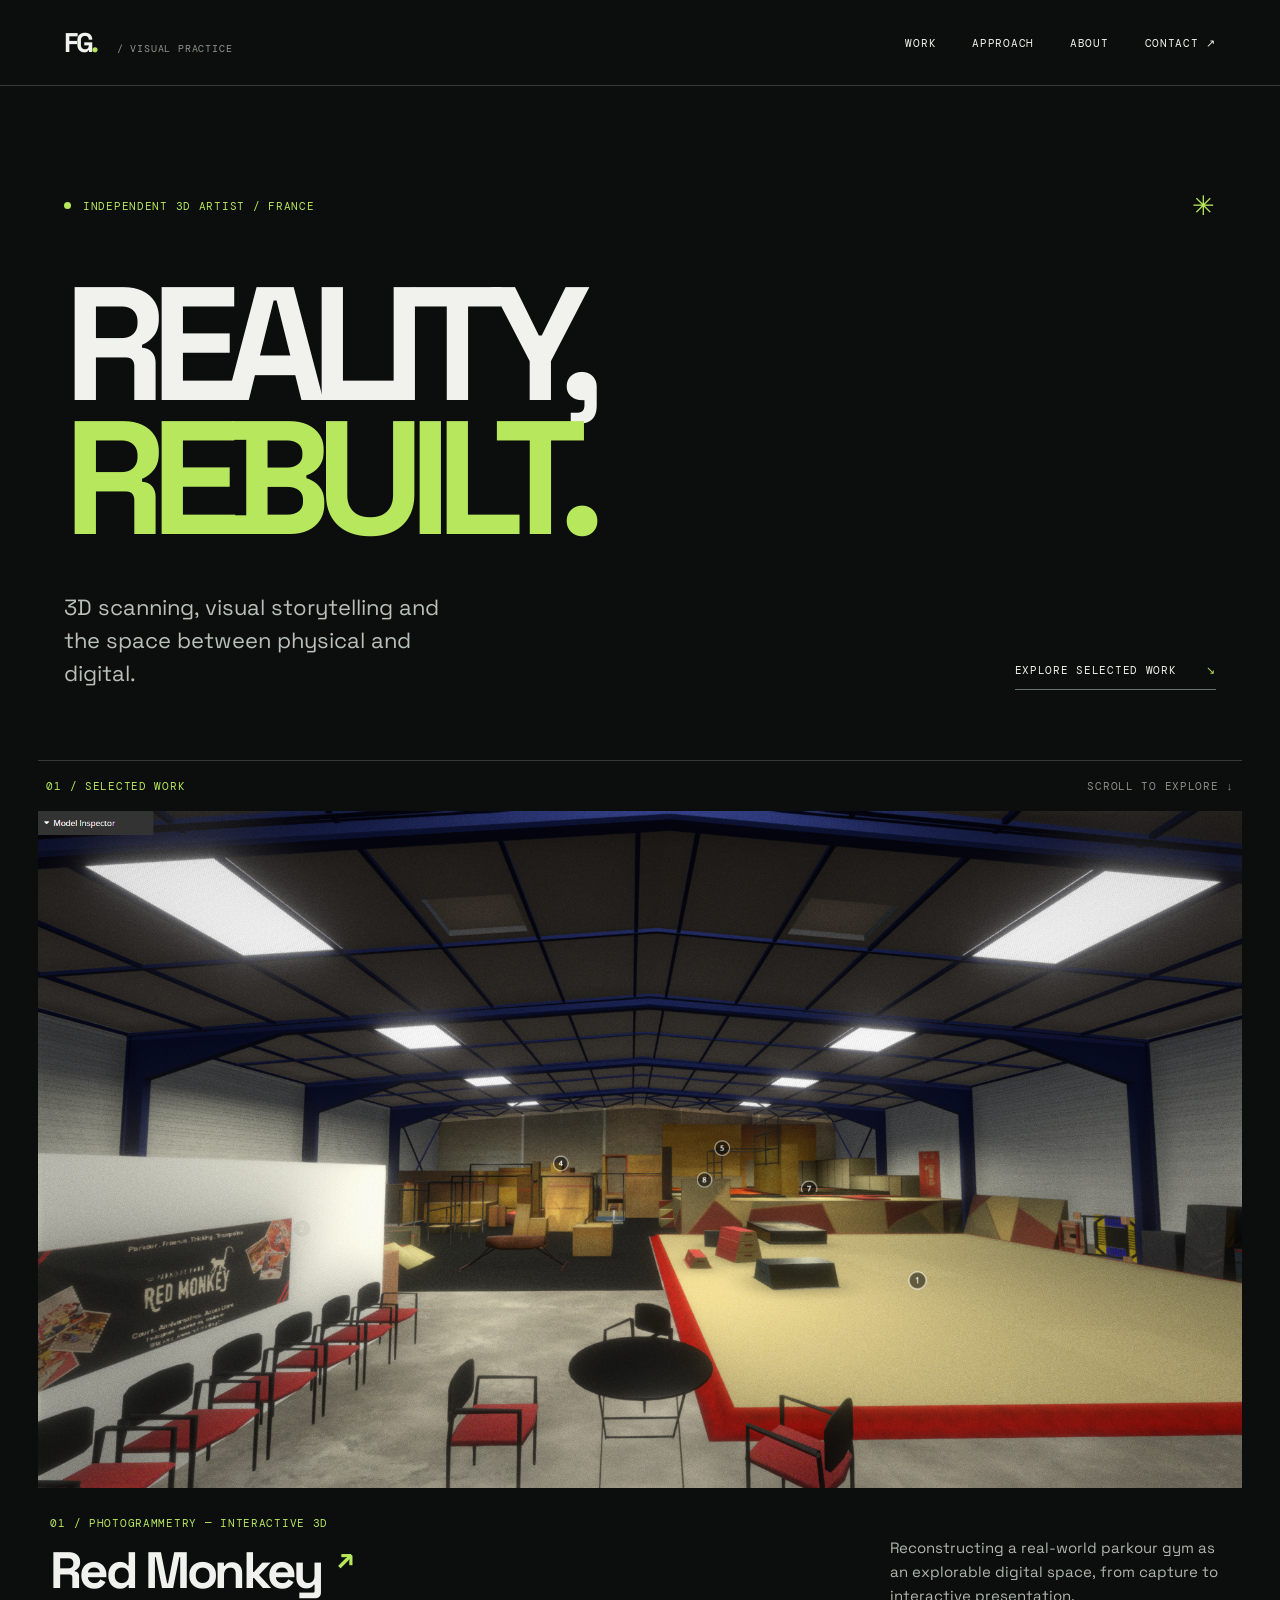
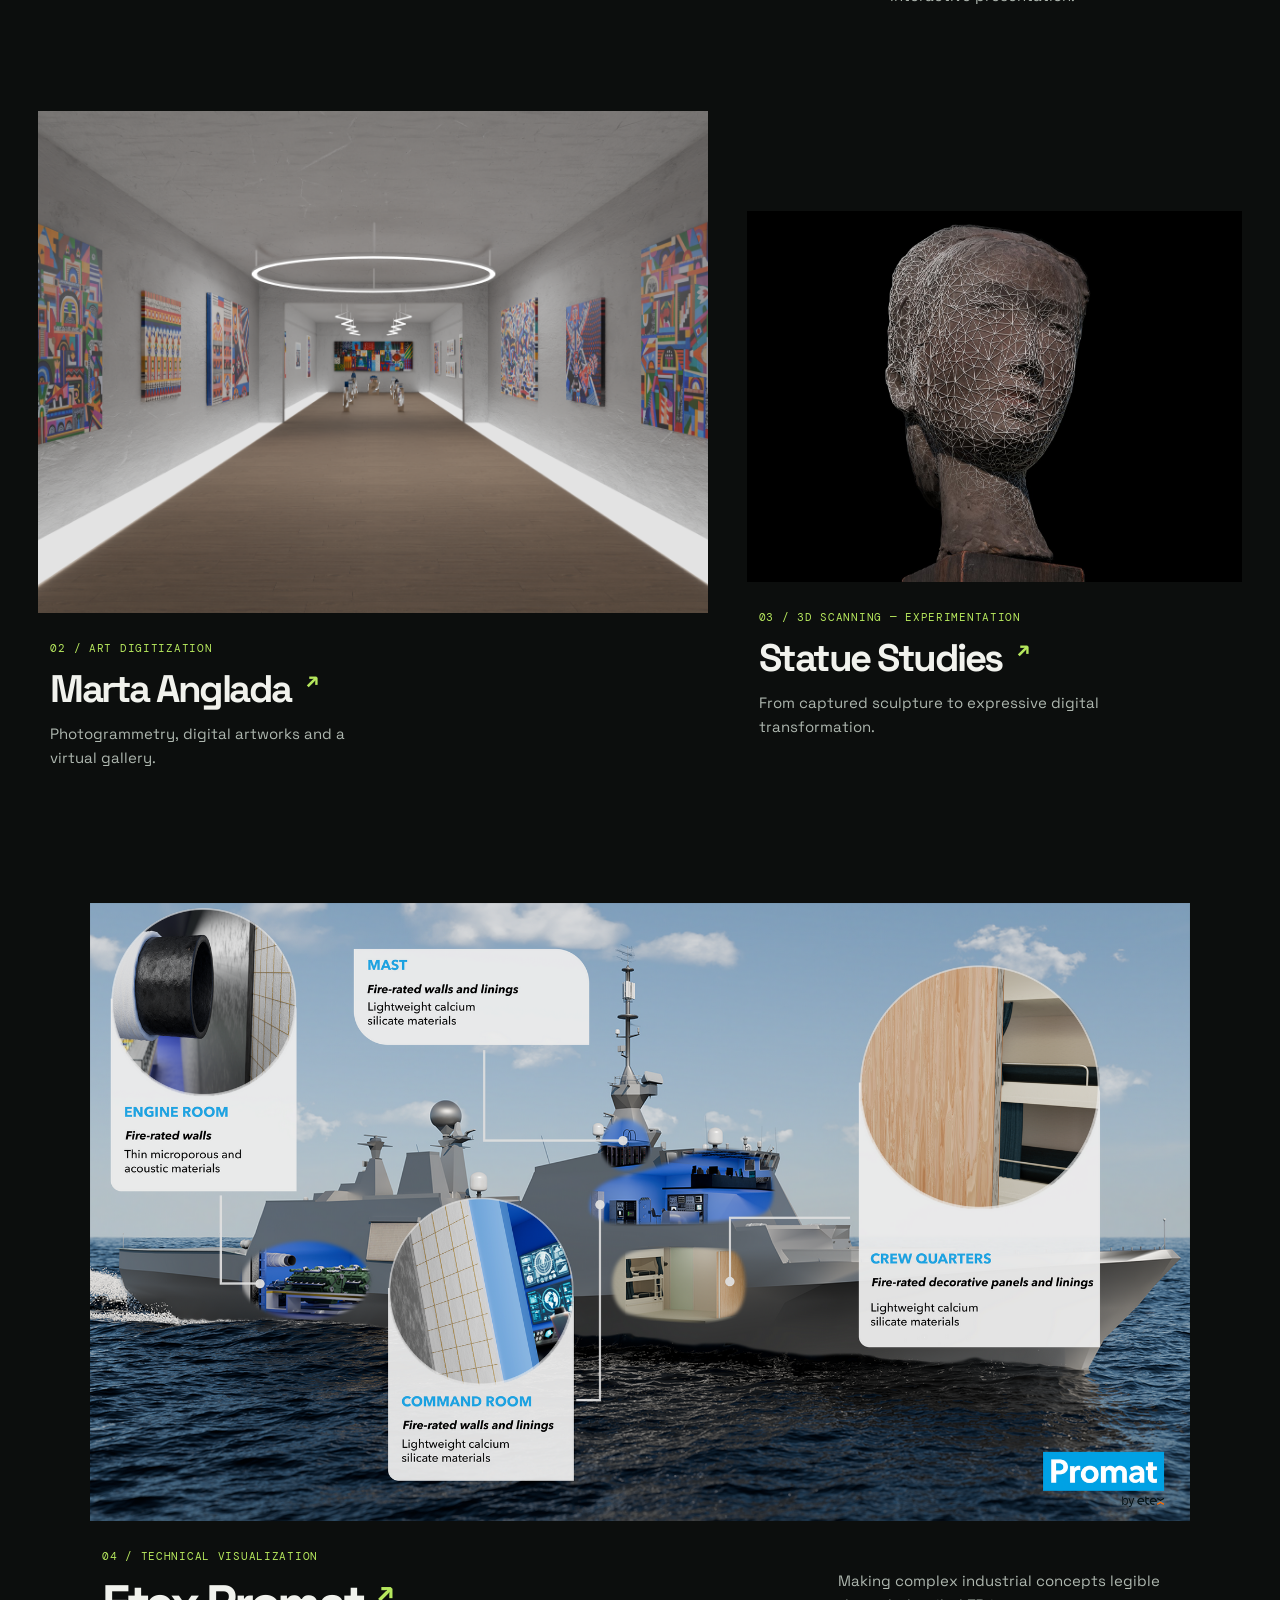
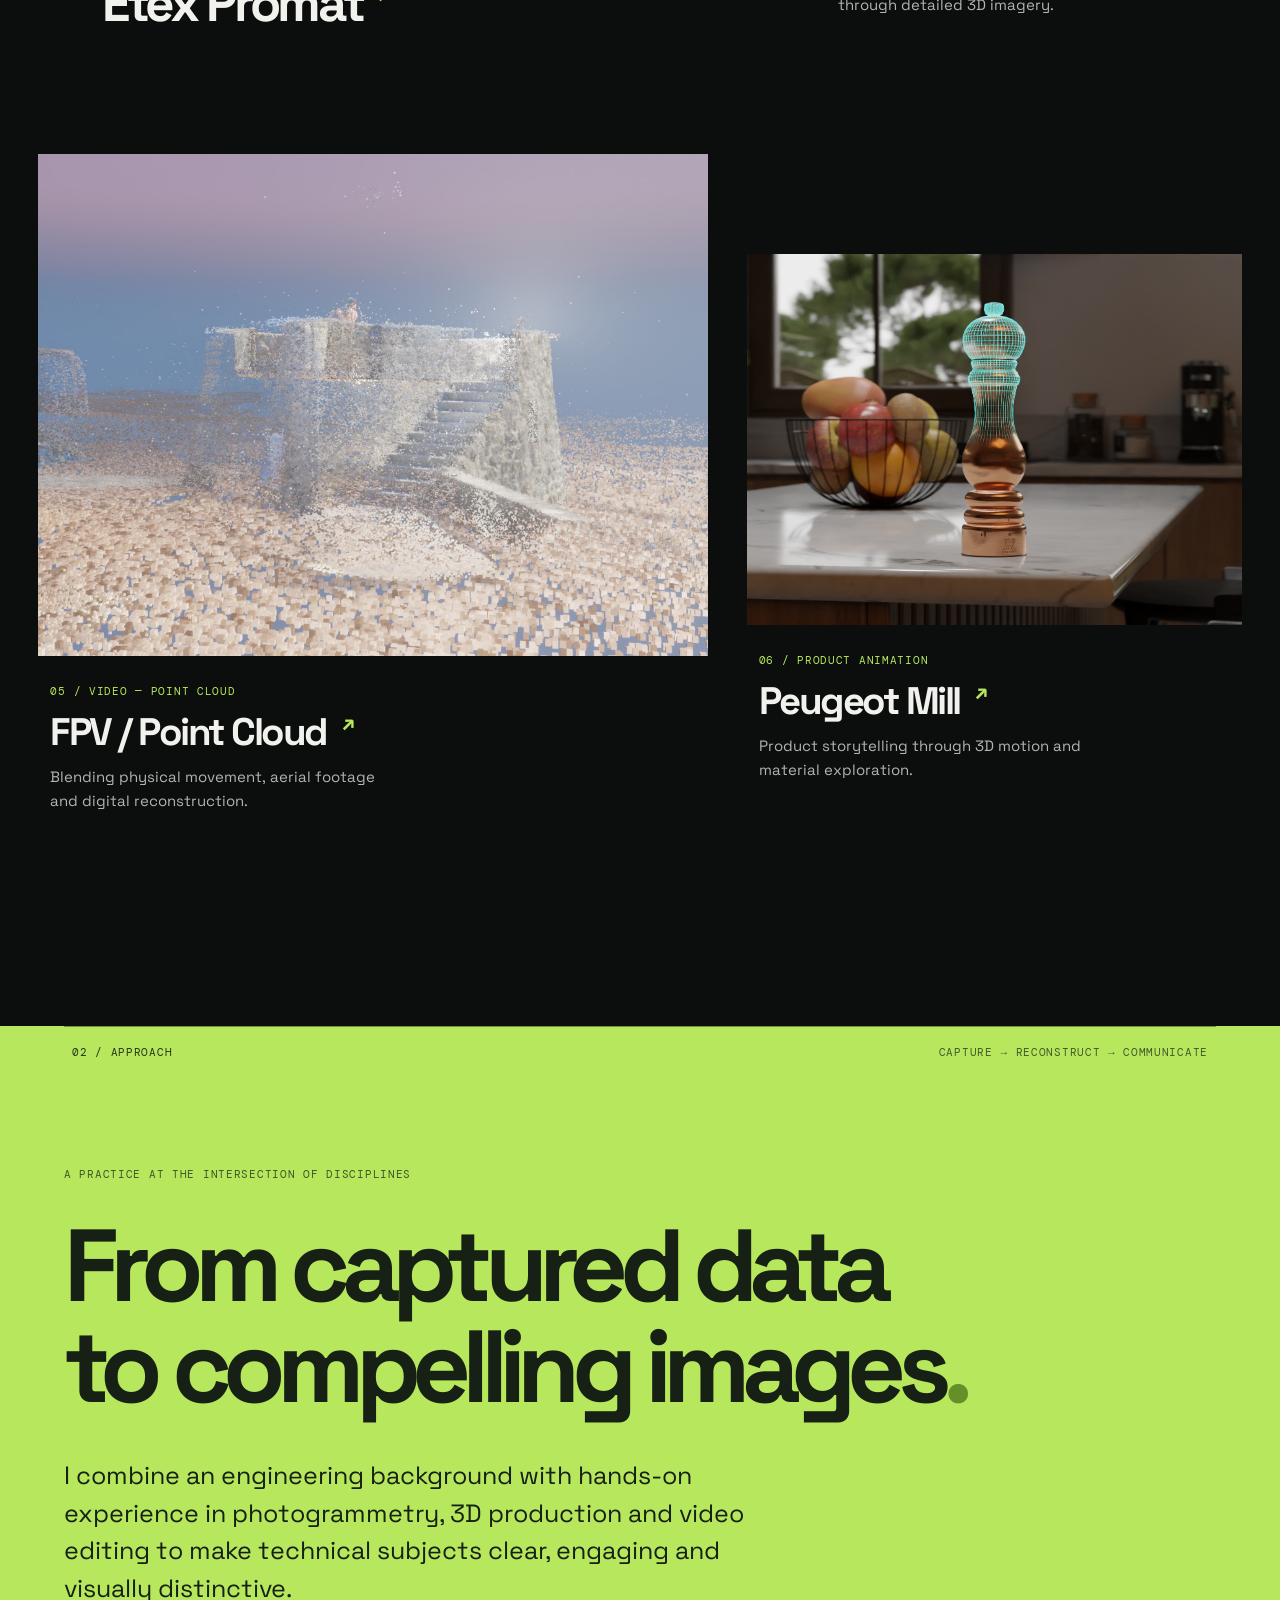
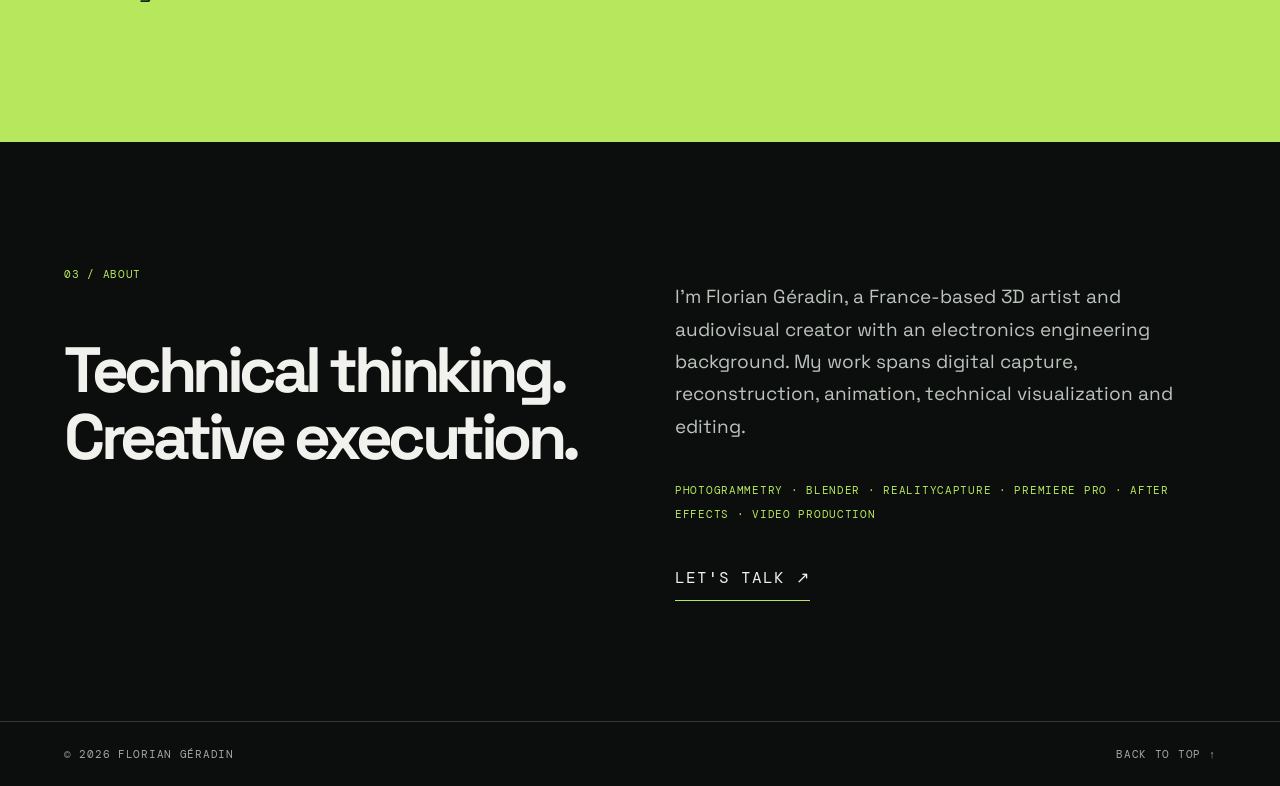
<file: index.html>
<!doctype html>
<html lang="en"><head><meta charset="utf-8"><meta name="viewport" content="width=device-width,initial-scale=1"><meta name="theme-color" content="#0c0e0d"><meta name="description" content="Florian Géradin — 3D scanning, digital reconstruction and visual storytelling."><title>Florian Géradin — Reality, Rebuilt.</title><link rel="stylesheet" href="css/style.css"></head>
<body><header class="site-header"><a class="brand" href="#top" aria-label="Florian Géradin home">FG<span>.</span><small>/ VISUAL PRACTICE</small></a><nav aria-label="Main navigation"><a href="#work">WORK</a><a href="#approach">APPROACH</a><a href="#about">ABOUT</a><a href="mailto:contact@floriangeradin.fr">CONTACT ↗</a></nav><button class="menu-toggle" aria-label="Toggle navigation" aria-expanded="false">MENU +</button></header>
<main id="top"><section class="hero"><div class="eyebrow"><span class="accent-dot"></span> INDEPENDENT 3D ARTIST / FRANCE <span class="hero-mark">✳</span></div><h1>REALITY,<br><em>REBUILT.</em></h1><div class="hero-bottom"><p>3D scanning, visual storytelling and the space between physical and digital.</p><a class="text-link" href="#work">EXPLORE SELECTED WORK <span>↘</span></a></div></section>
<section class="work" id="work"><div class="section-heading"><span>01 / SELECTED WORK</span><span>SCROLL TO EXPLORE ↓</span></div>
<article class="project project-feature"><a class="project-image" href="projects/red-monkey.html"><img src="assets/images/red-monkey/Red%20Monkey%20-%20Sketchfab%20viewer%20screenshot%201.png" alt="Photogrammetry reconstruction of the Red Monkey parkour gym"></a><div class="project-caption"><div><span class="project-index">01 / PHOTOGRAMMETRY — INTERACTIVE 3D</span><h2><a href="projects/red-monkey.html">Red Monkey<span class="arrow">↗</span></a></h2></div><p>Reconstructing a real-world parkour gym as an explorable digital space, from capture to interactive presentation.</p></div></article>
<div class="project-grid"><article class="project"><a class="project-image" href="projects/marta-anglada.html"><img loading="lazy" src="assets/images/marta-anglada/Marta%20Anglada%20-%20gallery%20test%206.png" alt="Virtual gallery of digitized ceramics"></a><div class="project-caption"><div><span class="project-index">02 / ART DIGITIZATION</span><h2><a href="projects/marta-anglada.html">Marta Anglada<span class="arrow">↗</span></a></h2></div><p>Photogrammetry, digital artworks and a virtual gallery.</p></div></article><article class="project"><a class="project-image" href="projects/statue-studies.html"><img loading="lazy" src="assets/images/statues/Statues%20-%20wireframe.jpg" alt="Wireframe of a scanned statue"></a><div class="project-caption"><div><span class="project-index">03 / 3D SCANNING — EXPERIMENTATION</span><h2><a href="projects/statue-studies.html">Statue Studies<span class="arrow">↗</span></a></h2></div><p>From captured sculpture to expressive digital transformation.</p></div></article></div>
<article class="project project-wide"><a class="project-image" href="projects/etex-promat.html"><img loading="lazy" src="assets/images/etex-promat/Etex%20Promat%20-%20Frigate_Overview.png" alt="Technical 3D visualization of a frigate"></a><div class="project-caption"><div><span class="project-index">04 / TECHNICAL VISUALIZATION</span><h2><a href="projects/etex-promat.html">Etex Promat<span class="arrow">↗</span></a></h2></div><p>Making complex industrial concepts legible through detailed 3D imagery.</p></div></article>
<div class="project-grid"><article class="project"><a class="project-image" href="projects/fpv-pointcloud.html"><img loading="lazy" src="assets/images/fpv-pointcloud/FPV%20-%20pointcloud%20screenshot%201.jpg" alt="FPV point-cloud visualization"></a><div class="project-caption"><div><span class="project-index">05 / VIDEO — POINT CLOUD</span><h2><a href="projects/fpv-pointcloud.html">FPV / Point Cloud<span class="arrow">↗</span></a></h2></div><p>Blending physical movement, aerial footage and digital reconstruction.</p></div></article><article class="project"><a class="project-image" href="projects/peugeot-mill.html"><img loading="lazy" src="assets/images/peugeot-mill/Moulin%20Peugeot%20-%200085.png" alt="3D product visualization of a Peugeot pepper mill"></a><div class="project-caption"><div><span class="project-index">06 / PRODUCT ANIMATION</span><h2><a href="projects/peugeot-mill.html">Peugeot Mill<span class="arrow">↗</span></a></h2></div><p>Product storytelling through 3D motion and material exploration.</p></div></article></div></section>
<section class="approach" id="approach"><div class="section-heading dark"><span>02 / APPROACH</span><span>CAPTURE → RECONSTRUCT → COMMUNICATE</span></div><div class="approach-inner"><span class="tiny">A PRACTICE AT THE INTERSECTION OF DISCIPLINES</span><h2>From captured data<br>to compelling images<span>.</span></h2><p>I combine an engineering background with hands-on experience in photogrammetry, 3D production and video editing to make technical subjects clear, engaging and visually distinctive.</p></div></section>
<section class="about" id="about"><div><span class="section-kicker">03 / ABOUT</span><h2>Technical thinking.<br>Creative execution.</h2></div><div><p>I'm Florian Géradin, a France-based 3D artist and audiovisual creator with an electronics engineering background. My work spans digital capture, reconstruction, animation, technical visualization and editing.</p><p class="skills">PHOTOGRAMMETRY · BLENDER · REALITYCAPTURE · PREMIERE PRO · AFTER EFFECTS · VIDEO PRODUCTION</p><a class="contact-link" href="mailto:contact@floriangeradin.fr">LET'S TALK ↗</a></div></section></main><footer><span>© <span id="year">2026</span> FLORIAN GÉRADIN</span><a href="#top">BACK TO TOP ↑</a></footer><script src="js/main.js"></script></body></html>
</file>
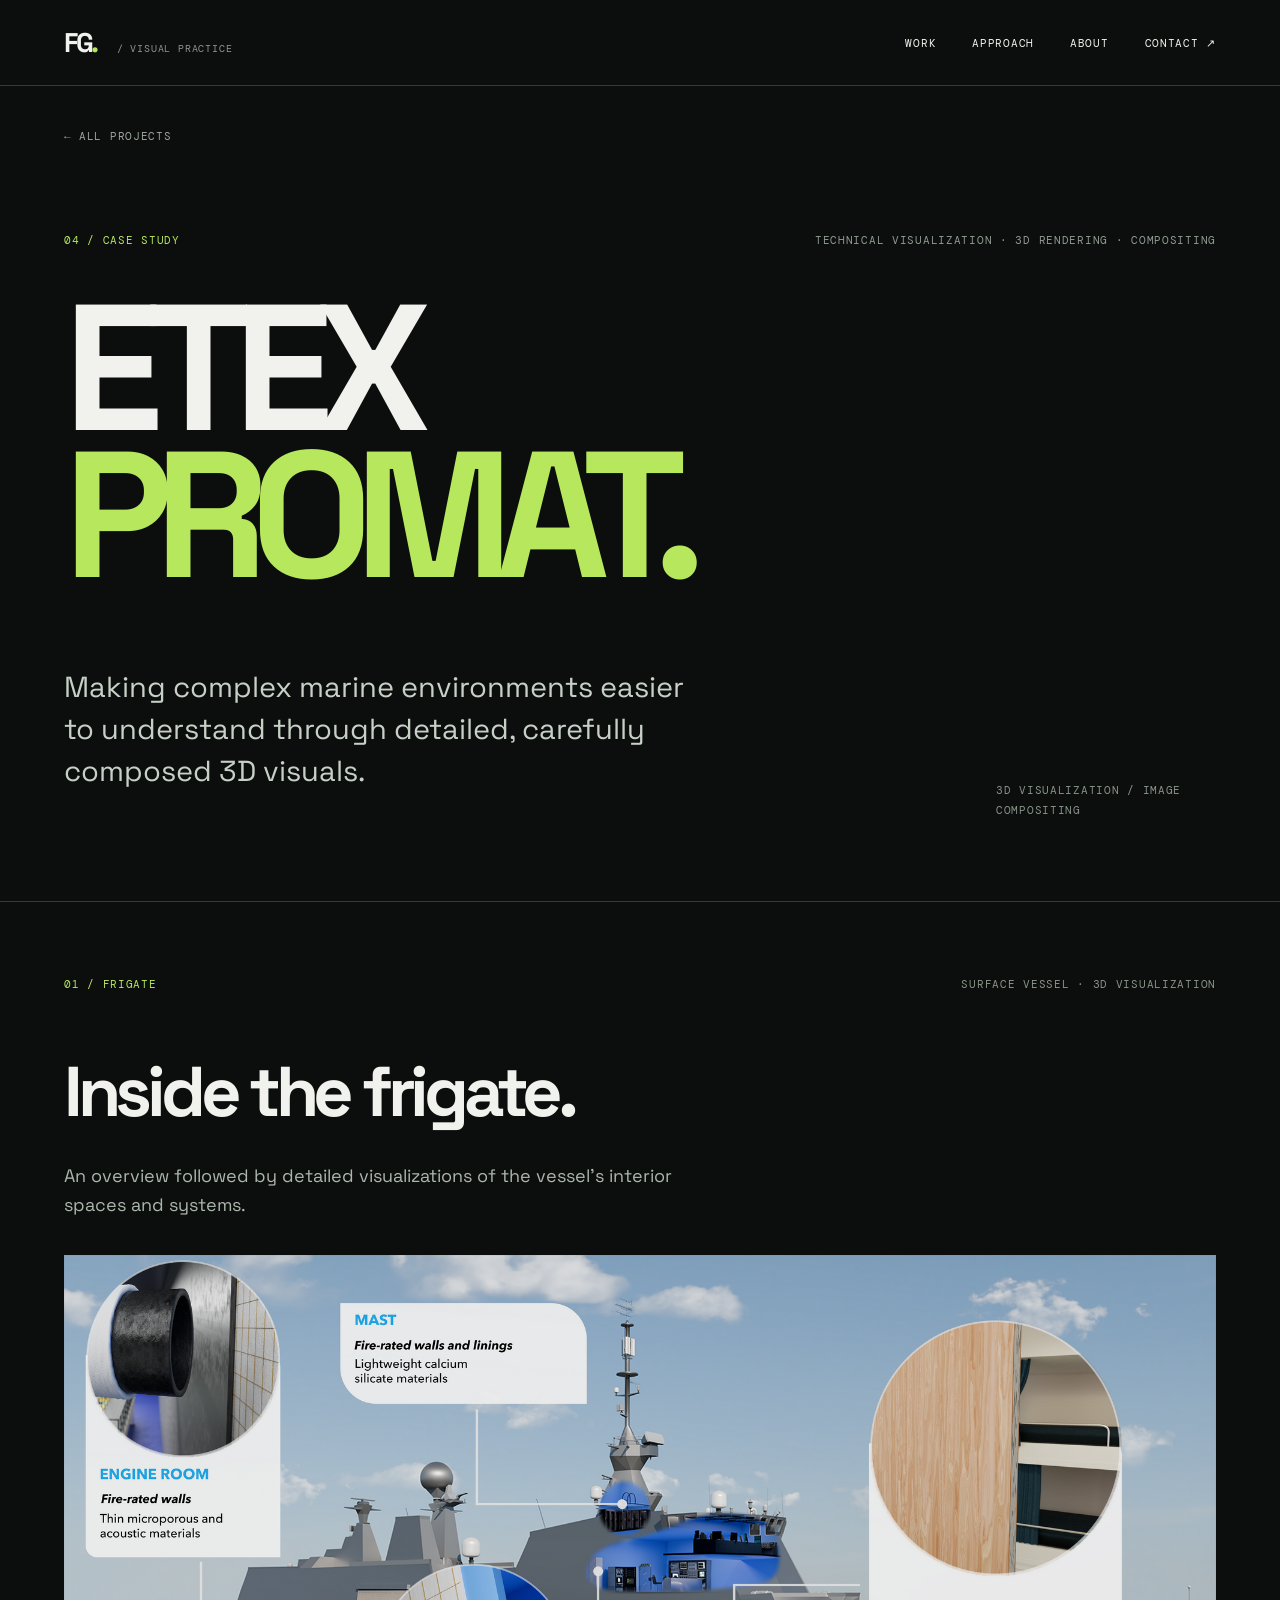
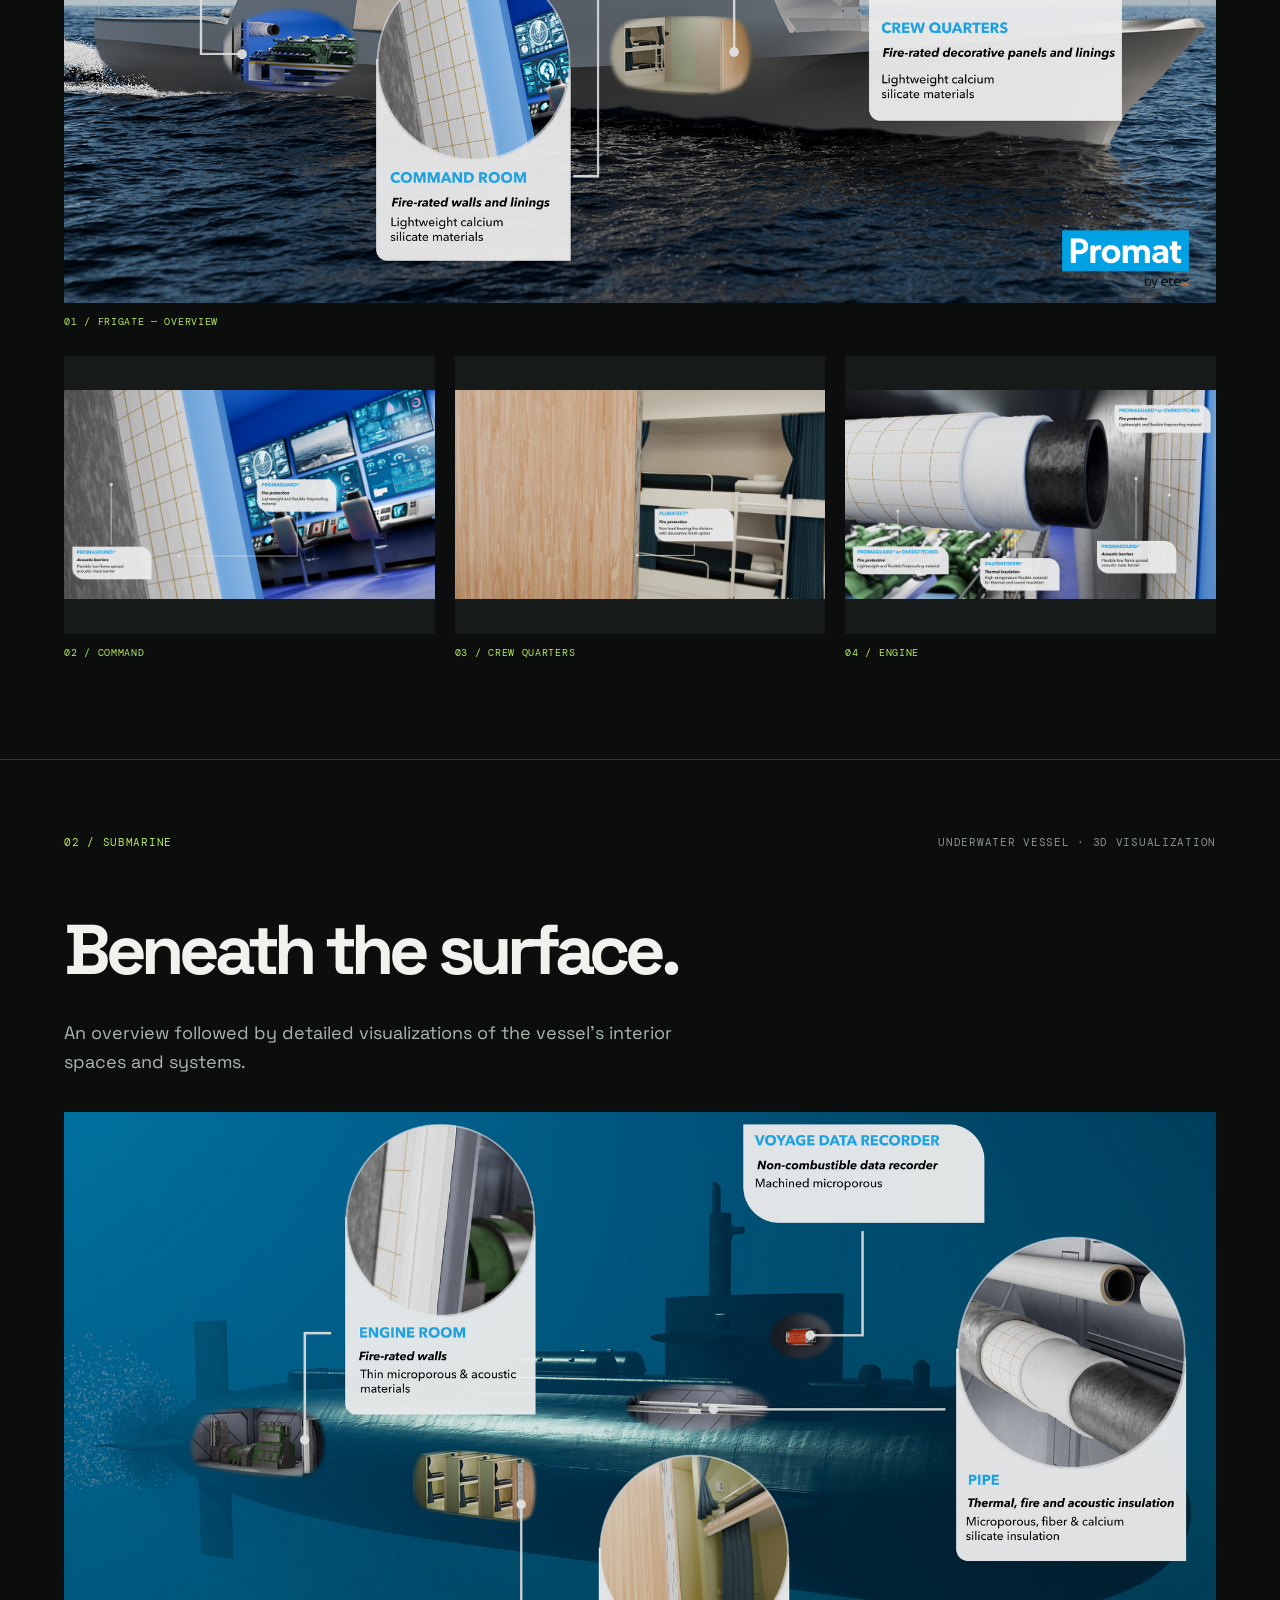
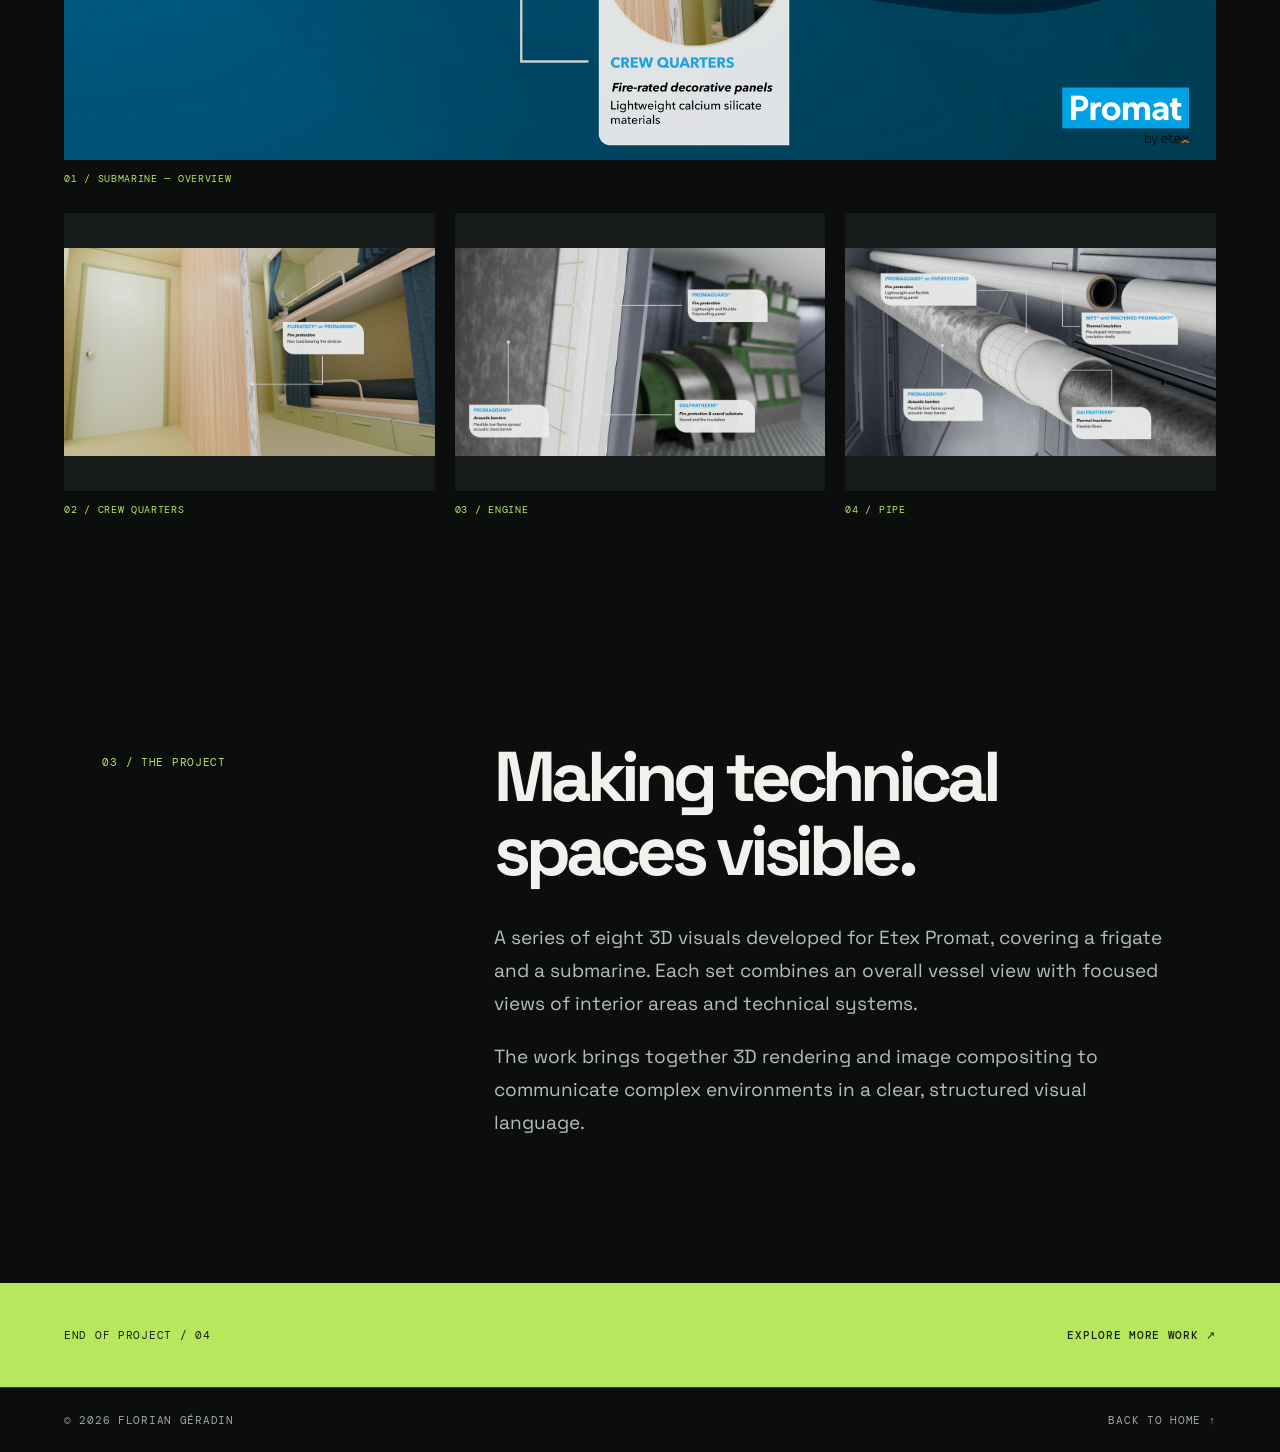
<file: projects/etex-promat.html>
<!doctype html><html lang="en"><head><meta charset="utf-8"><meta name="viewport" content="width=device-width,initial-scale=1"><meta name="theme-color" content="#0c0e0d"><meta name="description" content="Etex Promat — technical 3D visualizations of a frigate and submarine by Florian Géradin."><title>Etex Promat — Florian Géradin</title><link rel="stylesheet" href="../css/style.css"></head><body><header class="site-header"><a class="brand" href="../index.html" aria-label="Back to homepage">FG<span>.</span><small>/ VISUAL PRACTICE</small></a><nav aria-label="Main navigation"><a href="../index.html#work">WORK</a><a href="../index.html#approach">APPROACH</a><a href="../index.html#about">ABOUT</a><a href="mailto:contact@floriangeradin.fr">CONTACT ↗</a></nav><button class="menu-toggle" aria-label="Toggle navigation" aria-expanded="false">MENU +</button></header><main><section class="case-intro"><a class="back-link" href="../index.html#work">← ALL PROJECTS</a><div class="case-overline"><span>04 / CASE STUDY</span><span>TECHNICAL VISUALIZATION · 3D RENDERING · COMPOSITING</span></div><h1>ETEX<br><em>PROMAT.</em></h1><div class="case-summary"><p>Making complex marine environments easier to understand through detailed, carefully composed 3D visuals.</p><span>3D VISUALIZATION / IMAGE COMPOSITING</span></div></section><section class="case-media etex-section"><div class="case-section-title"><span>01 / FRIGATE</span><span>SURFACE VESSEL · 3D VISUALIZATION</span></div><h2>Inside the frigate.</h2><p class="case-muted">An overview followed by detailed visualizations of the vessel's interior spaces and systems.</p><div class="etex-gallery"><figure class="etex-overview"><img loading="lazy" src="../assets/images/etex-promat/Etex%20Promat%20-%20Frigate_Overview.png" alt="Overview of the frigate"><figcaption>01 / FRIGATE — OVERVIEW</figcaption></figure><div class="etex-details"><figure><img loading="lazy" src="../assets/images/etex-promat/Etex%20Promat%20-%20Frigate_Command.png" alt="Command area visualization"><figcaption>02 / COMMAND</figcaption></figure><figure><img loading="lazy" src="../assets/images/etex-promat/Etex%20Promat%20-%20Frigate_CrewQuarters.png" alt="Crew quarters visualization"><figcaption>03 / CREW QUARTERS</figcaption></figure><figure><img loading="lazy" src="../assets/images/etex-promat/Etex%20Promat%20-%20Frigate_Engine.png" alt="Engine area visualization"><figcaption>04 / ENGINE</figcaption></figure></div></div></section><section class="case-media etex-section"><div class="case-section-title"><span>02 / SUBMARINE</span><span>UNDERWATER VESSEL · 3D VISUALIZATION</span></div><h2>Beneath the surface.</h2><p class="case-muted">An overview followed by detailed visualizations of the vessel's interior spaces and systems.</p><div class="etex-gallery"><figure class="etex-overview"><img loading="lazy" src="../assets/images/etex-promat/Etex%20Promat%20-%20Submarine_Overview.png" alt="Overview of the submarine"><figcaption>01 / SUBMARINE — OVERVIEW</figcaption></figure><div class="etex-details"><figure><img loading="lazy" src="../assets/images/etex-promat/Etex%20Promat%20-%20Submarine_CrewQuarters.png" alt="Crew quarters visualization"><figcaption>02 / CREW QUARTERS</figcaption></figure><figure><img loading="lazy" src="../assets/images/etex-promat/Etex%20Promat%20-%20Submarine_Engine.png" alt="Engine area visualization"><figcaption>03 / ENGINE</figcaption></figure><figure><img loading="lazy" src="../assets/images/etex-promat/Etex%20Promat%20-%20Submarine_Pipe.png" alt="Piping area visualization"><figcaption>04 / PIPE</figcaption></figure></div></div></section><section class="case-text"><div class="case-label">03 / THE PROJECT</div><div><h2>Making technical spaces visible.</h2><p>A series of eight 3D visuals developed for Etex Promat, covering a frigate and a submarine. Each set combines an overall vessel view with focused views of interior areas and technical systems.</p><p>The work brings together 3D rendering and image compositing to communicate complex environments in a clear, structured visual language.</p></div></section><section class="case-end"><span>END OF PROJECT / 04</span><a href="../index.html#work">EXPLORE MORE WORK ↗</a></section></main><footer><span>© <span id="year">2026</span> FLORIAN GÉRADIN</span><a href="../index.html">BACK TO HOME ↑</a></footer><script src="../js/main.js"></script></body></html>
</file>
<file: css/style.css>
@import url('https://fonts.googleapis.com/css2?family=DM+Mono:wght@400;500&family=Space+Grotesk:wght@400;500;600;700&display=swap');:root{--bg:#0c0e0d;--fg:#f1f2ed;--muted:#9da69f;--acid:#b6e75d;--line:#353a35}*{box-sizing:border-box}html{scroll-behavior:smooth}body{margin:0;background:var(--bg);color:var(--fg);font-family:'Space Grotesk',Arial,sans-serif;-webkit-font-smoothing:antialiased}a{color:inherit;text-decoration:none}button{font:inherit}.site-header{display:flex;justify-content:space-between;align-items:center;padding:25px clamp(22px,5vw,88px);border-bottom:1px solid var(--line)}.brand{font-size:27px;font-weight:700;letter-spacing:-.09em}.brand span{color:var(--acid)}.brand small{margin-left:20px;color:#8e978f;letter-spacing:.08em;font:10px 'DM Mono',monospace}.site-header nav{display:flex;gap:36px}.site-header nav a,.menu-toggle,.eyebrow,.section-heading,.project-index,.tiny,.section-kicker,.skills,footer,.text-link,.contact-link{font-family:'DM Mono',monospace;font-size:11px;letter-spacing:.065em}.site-header nav a:hover,.text-link:hover{color:var(--acid)}.menu-toggle{display:none;background:none;color:var(--fg);border:0;cursor:pointer}.hero{padding:clamp(45px,8vw,120px) clamp(22px,5vw,88px) 70px;min-height:72vh;display:flex;flex-direction:column;justify-content:center}.eyebrow{color:var(--acid);display:flex;align-items:center;gap:12px}.accent-dot{width:7px;height:7px;background:var(--acid);border-radius:50%}.hero-mark{margin-left:auto;font-size:27px}.hero h1{font-size:clamp(70px,12.6vw,205px);line-height:.83;letter-spacing:-.095em;margin:55px 0 45px;font-weight:700}.hero h1 em{color:var(--acid);font-style:normal}.hero-bottom{display:flex;align-items:end;justify-content:space-between;gap:25px}.hero-bottom p{max-width:410px;font-size:clamp(16px,1.8vw,22px);line-height:1.5;color:#b8c0b9;margin:0}.text-link{white-space:nowrap;border-bottom:1px solid #68716a;padding-bottom:12px}.text-link span{margin-left:22px;color:var(--acid)}.work{padding:0 clamp(14px,3vw,50px) 110px}.section-heading{display:flex;justify-content:space-between;gap:15px;padding:18px 8px;color:var(--acid);border-top:1px solid var(--line)}.section-heading span:last-child{color:#879087}.project{margin:0 0 80px}.project-image{display:block;overflow:hidden;background:#1c211e}.project-image img{width:100%;display:block;object-fit:cover;aspect-ratio:16/9;transition:transform .8s cubic-bezier(.2,.8,.2,1)}.project-image:hover img{transform:scale(1.035)}.project-caption{display:flex;justify-content:space-between;gap:30px;padding:23px 12px}.project-caption>div{flex:1}.project-index{color:var(--acid)}.project-caption h2{font-size:clamp(30px,4vw,65px);letter-spacing:-.065em;line-height:1.05;margin:12px 0 0}.project-caption p{color:#aeb7af;font-size:15px;line-height:1.6;max-width:340px;margin:25px 0 0}.arrow{color:var(--acid);font-size:.55em;vertical-align:top;margin-left:15px}.project-grid{display:grid;grid-template-columns:1.15fr .85fr;gap:clamp(16px,3vw,50px)}.project-grid .project:nth-child(2){margin-top:100px}.project-grid .project-image img{aspect-ratio:4/3}.project-grid .project-caption{display:block}.project-grid .project-caption h2{font-size:clamp(28px,3vw,45px)}.project-grid .project-caption p{margin-top:12px}.project-wide{max-width:1100px;margin:30px auto 100px}.approach{background:var(--acid);color:#172014;padding:0 clamp(22px,5vw,88px) 110px}.section-heading.dark{border-color:#6f9140;color:#26341b}.section-heading.dark span:last-child{color:#425a2b}.approach-inner{padding-top:85px}.tiny{color:#3e5728}.approach h2{font-size:clamp(48px,8vw,115px);line-height:.99;letter-spacing:-.085em;margin:32px 0 40px}.approach h2 span{color:#648f2a}.approach p{font-size:clamp(17px,2vw,25px);max-width:730px;line-height:1.5}.about{padding:120px clamp(22px,5vw,88px);display:grid;grid-template-columns:1fr 1fr;gap:70px}.section-kicker{color:var(--acid)}.about h2{font-size:clamp(40px,5vw,78px);line-height:1.06;letter-spacing:-.07em}.about p{font-size:19px;line-height:1.7;color:#bbc3bc}.about .skills{font-size:11px;line-height:2.2;color:var(--acid);margin-top:35px}.contact-link{display:inline-block;margin-top:30px;border-bottom:1px solid var(--acid);padding-bottom:12px;font-size:16px}footer{display:flex;justify-content:space-between;gap:20px;padding:25px clamp(22px,5vw,88px);border-top:1px solid var(--line);color:#9fa89f}footer a:hover{color:var(--acid)}@media(max-width:760px){.site-header{padding:20px}.site-header nav{display:none;position:absolute;top:70px;left:0;right:0;z-index:5;background:#151916;padding:30px;flex-direction:column}.site-header nav.open{display:flex}.menu-toggle{display:block}.hero{min-height:66vh;padding:55px 22px}.hero h1{font-size:clamp(61px,14vw,115px);margin:65px 0 40px}.hero-bottom{align-items:start;flex-direction:column}.project-caption{display:block}.project-caption p{margin-top:15px}.project-grid{grid-template-columns:1fr;gap:0}.project-grid .project:nth-child(2){margin-top:0}.project{margin-bottom:50px}.project-wide{margin:0 auto 50px}.about{grid-template-columns:1fr;padding:75px 24px;gap:5px}.approach{padding-bottom:70px}.approach-inner{padding-top:50px}.section-heading{font-size:9px}.project-caption h2{font-size:36px}}@media(prefers-reduced-motion:reduce){html{scroll-behavior:auto}.project-image img{transition:none}}
/* Case studies */.case-intro{padding:38px clamp(22px,5vw,88px) 80px}.back-link,.case-overline,.case-summary>span,.case-hero figcaption,.case-label,.case-section-title,.case-external,.case-end,.process-number,.embed-placeholder,.load-embed{font:11px 'DM Mono',monospace;letter-spacing:.065em}.back-link{color:var(--muted);display:inline-block;margin-bottom:90px}.back-link:hover{color:var(--acid)}.case-overline{display:flex;justify-content:space-between;gap:25px;color:var(--acid)}.case-overline span:last-child{color:#8f9b91}.case-intro h1{font-size:clamp(75px,14vw,215px);letter-spacing:-.095em;line-height:.82;margin:48px 0}.case-intro h1 em{font-style:normal;color:var(--acid)}.case-summary{display:flex;justify-content:space-between;gap:40px;align-items:end}.case-summary p{max-width:630px;font-size:clamp(18px,2.3vw,29px);line-height:1.45;color:#c7d0c7}.case-summary>span{max-width:220px;color:#879489;line-height:1.8}.case-hero{margin:0;padding:0 clamp(14px,3vw,50px)}.case-hero img{display:block;width:100%;aspect-ratio:16/9;object-fit:cover;background:#1b211c}.case-hero figcaption{color:var(--acid);padding:15px 0}.case-text{display:grid;grid-template-columns:1fr 2fr;gap:50px;padding:125px clamp(22px,8vw,130px)}.case-label{color:var(--acid);padding-top:14px}.case-text h2,.case-media h2{font-size:clamp(39px,5.5vw,85px);letter-spacing:-.075em;line-height:1.05;margin:0 0 32px}.case-text p{font-size:19px;line-height:1.75;color:#b5bfb6;max-width:760px}.case-media,.case-process{padding:75px clamp(22px,5vw,88px) 100px;border-top:1px solid var(--line)}.case-section-title{display:flex;justify-content:space-between;gap:20px;color:var(--acid);margin-bottom:65px}.case-section-title span:last-child{color:#89948a}.case-muted{font-size:18px;line-height:1.6;color:#abb6ad;max-width:660px;margin:0 0 35px}.embed-shell{width:100%;aspect-ratio:16/9;background:#1c221e;position:relative;overflow:hidden}.embed-shell iframe{width:100%;height:100%;border:0;display:block}.embed-placeholder{width:100%;height:100%;display:flex;align-items:center;justify-content:center;flex-direction:column;gap:25px;text-align:center;padding:20px;color:#b8c3b8;background:radial-gradient(circle at center,#283429,#141a16)}.embed-placeholder small{font-size:10px;color:#88978b}.load-embed{border:1px solid var(--acid);background:var(--acid);color:#162014;padding:17px 23px;cursor:pointer;font-weight:500}.load-embed:hover{background:#d0ff83}.case-external{display:inline-block;margin-top:18px;color:var(--acid)}.process-grid{display:grid;grid-template-columns:repeat(4,1fr);gap:25px}.process-grid>div{border-top:1px solid #586158;padding-top:20px}.process-number{color:var(--acid)}.process-grid h3{font-size:clamp(24px,2.5vw,40px);letter-spacing:-.055em}.process-grid p,.video-grid p{color:#aeb9af;line-height:1.7}.video-grid{display:grid;grid-template-columns:1fr 1fr;gap:28px}.video-grid h3{font-size:23px;margin-bottom:8px}.case-end{display:flex;justify-content:space-between;gap:20px;background:var(--acid);color:#172014;padding:45px clamp(22px,5vw,88px)}.case-end a{font-weight:500}@media(max-width:760px){.case-intro{padding-bottom:50px}.back-link{margin-bottom:65px}.case-overline{display:block;line-height:2}.case-intro h1{font-size:clamp(66px,15vw,110px)}.case-summary{display:block}.case-summary>span{display:block;margin-top:25px}.case-text{grid-template-columns:1fr;padding:75px 24px;gap:10px}.case-text p{font-size:17px}.case-media,.case-process{padding:65px 22px}.case-section-title{margin-bottom:40px}.process-grid,.video-grid{grid-template-columns:1fr}.process-grid{gap:15px}.case-end{flex-direction:column}.embed-placeholder{gap:14px}.load-embed{padding:14px}}

/* Portrait player for Red Monkey point cloud animation */
.video-shell-portrait{aspect-ratio:9/16;width:min(100%,340px);margin-inline:auto}.video-shell-portrait .embed-placeholder{gap:18px}.video-shell-portrait .embed-placeholder>span{line-height:1.6}@media(max-width:760px){.video-shell-portrait{width:min(100%,380px)}}

/* Media previews: readable imagery behind the existing green/grey tint */
.embed-preview{isolation:isolate;position:relative;background:#1b241e;overflow:hidden}.embed-preview-image{position:absolute;inset:-3%;width:106%;height:106%;object-fit:cover;filter:blur(7px) grayscale(25%) brightness(.64) saturate(.8);transform:scale(1.02);z-index:-2;pointer-events:none;transition:filter .35s ease,transform .5s ease}.embed-preview::before{content:"";position:absolute;inset:0;background:linear-gradient(145deg,rgba(24,37,29,.55),rgba(26,34,30,.24) 48%,rgba(56,81,48,.48));z-index:-1;pointer-events:none}.embed-preview>span,.embed-preview>small{position:relative;text-shadow:0 2px 12px rgba(0,0,0,.85)}.embed-preview .load-embed{position:relative;box-shadow:0 5px 25px rgba(0,0,0,.28)}.embed-preview:hover .embed-preview-image{filter:blur(4px) grayscale(15%) brightness(.77) saturate(.95);transform:scale(1.05)}.video-shell-portrait .embed-preview-image{object-position:center center}@media(prefers-reduced-motion:reduce){.embed-preview-image{transition:none}}

/* Marta Anglada case study */
.marta-gallery figure{margin:0}.marta-gallery img{display:block;width:100%;object-fit:cover;background:#202720}.marta-gallery-feature img{aspect-ratio:16/9}.marta-gallery-grid{display:grid;grid-template-columns:repeat(2,minmax(0,1fr));gap:24px;margin-top:24px}.marta-gallery-grid img{aspect-ratio:4/3}.marta-gallery figcaption{font:10px 'DM Mono',monospace;color:var(--acid);letter-spacing:.07em;padding:12px 0 0}.ceramic-picker{display:flex;gap:10px;flex-wrap:wrap;margin-bottom:28px}.ceramic-choice{width:56px;height:54px;border:1px solid #5a675a;color:var(--fg);background:transparent;font:13px 'DM Mono',monospace;cursor:pointer}.ceramic-choice.active,.ceramic-choice:hover{background:var(--acid);color:#172014;border-color:var(--acid)}.ceramic-stage{max-width:1050px}.ceramic-meta{display:flex;justify-content:space-between;align-items:center;gap:20px}.ceramic-meta h3{font-size:clamp(23px,3vw,36px);letter-spacing:-.04em}.ceramic-meta .case-external{margin:0}@media(max-width:760px){.marta-gallery-grid{gap:14px;margin-top:14px}.ceramic-choice{width:43px;height:45px}.ceramic-meta{align-items:start;flex-direction:column;gap:0}}

/* Statue Studies */
.statue-film{display:flex;justify-content:center}.statue-film>.embed-shell{width:min(100%,370px)}.statue-model-grid{display:grid;grid-template-columns:repeat(2,minmax(0,1fr));gap:28px}.statue-model-meta{display:flex;justify-content:space-between;gap:14px;align-items:center;flex-wrap:wrap}.statue-model-meta h3{font-size:clamp(21px,2.5vw,32px);letter-spacing:-.04em}.statue-model-meta .case-external{margin:0}.statue-studies figure{margin:0}.statue-studies img{display:block;width:100%;object-fit:cover;background:#1c221e}.statue-study-wide img{aspect-ratio:16/9}.statue-study-grid{display:grid;grid-template-columns:repeat(2,minmax(0,1fr));gap:24px;margin-top:24px}.statue-study-grid img{aspect-ratio:4/3}.statue-studies figcaption{font:10px 'DM Mono',monospace;letter-spacing:.07em;color:var(--acid);padding:12px 0}@media(max-width:760px){.statue-model-grid{grid-template-columns:1fr;gap:45px}.statue-study-grid{gap:12px;margin-top:12px}}

/* Show the complete studio setup photo without cropping */
.statue-study-grid .statue-studio-full img{aspect-ratio:auto;object-fit:contain;height:auto}

/* Keep the studio photograph fully visible, but within the same visual tile as the other studies. */
.statue-study-grid .statue-studio-full{display:flex;flex-direction:column}.statue-study-grid .statue-studio-full img{width:100%;height:auto;aspect-ratio:4/3;object-fit:contain;background:#1c221e}

/* Natural studio photo proportions; restrained height, no 4:3 frame or crop. */
.statue-study-grid .statue-studio-full img{aspect-ratio:auto;object-fit:contain;width:auto;max-width:100%;max-height:340px;height:auto;margin-inline:auto}

/* Stretch the final studio render to the image height established by its grid row. */
.statue-study-grid figure:last-child{display:flex;flex-direction:column;min-height:0}
.statue-study-grid figure:last-child img{flex:1 1 0;min-height:0;width:100%;height:0;aspect-ratio:auto;object-fit:cover}

/* Etex Promat technical visualization gallery */
.etex-gallery figure{margin:0;min-width:0}.etex-gallery img{display:block;width:100%;height:auto;background:#1c221e}.etex-gallery figcaption{font:10px 'DM Mono',monospace;letter-spacing:.07em;color:var(--acid);padding:12px 0 0}.etex-overview{margin-bottom:28px!important}.etex-details{display:grid;grid-template-columns:repeat(3,minmax(0,1fr));gap:20px}.etex-details img{aspect-ratio:4/3;object-fit:contain;background:#161a18}@media(max-width:760px){.etex-overview{margin-bottom:18px!important}.etex-details{grid-template-columns:1fr;gap:24px}.etex-details img{aspect-ratio:auto}}

/* FPV / Point Cloud case-study stills */
.fpv-study-grid{display:grid;grid-template-columns:repeat(2,minmax(0,1fr));gap:24px}.fpv-study-grid figure{margin:0;min-width:0}.fpv-study-grid img{display:block;width:100%;aspect-ratio:16/10;object-fit:cover;background:#1c221e}.fpv-study-grid figcaption{font:10px "DM Mono",monospace;letter-spacing:.07em;color:var(--acid);padding:12px 0}@media(max-width:760px){.fpv-study-grid{grid-template-columns:1fr;gap:20px}}

/* Peugeot Mill product visualization stills */
.peugeot-studies figure{margin:0;min-width:0}.peugeot-studies img{display:block;width:100%;height:auto;background:#1c221e}.peugeot-studies figcaption{font:10px "DM Mono",monospace;letter-spacing:.07em;color:var(--acid);padding:12px 0}.peugeot-feature{margin-bottom:22px!important}.peugeot-studies-grid{display:grid;grid-template-columns:repeat(2,minmax(0,1fr));gap:22px}.peugeot-studies-grid img{aspect-ratio:16/10;object-fit:contain}@media(max-width:760px){.peugeot-studies-grid{grid-template-columns:1fr;gap:18px}.peugeot-studies-grid img{aspect-ratio:auto}}

/* Peugeot Mill — fixed-camera breakdown and scene-development videos */
.peugeot-stage-controls{display:flex;flex-wrap:wrap;gap:9px;margin:0 0 22px}.peugeot-stage-button{background:transparent;border:1px solid #5a675a;color:var(--fg);font:11px 'DM Mono',monospace;letter-spacing:.035em;padding:14px 16px;cursor:pointer;transition:background .2s ease,color .2s ease}.peugeot-stage-button:hover,.peugeot-stage-button.active{background:var(--acid);border-color:var(--acid);color:#172014}.peugeot-stage-button:focus-visible{outline:2px solid var(--acid);outline-offset:3px}.peugeot-breakdown-figure,.peugeot-development figure{margin:0}.peugeot-breakdown-figure img{display:block;width:100%;max-height:700px;object-fit:contain;background:#1c221e}.peugeot-breakdown-figure figcaption,.peugeot-development figcaption{font:10px 'DM Mono',monospace;letter-spacing:.07em;color:var(--acid);padding:12px 0}.peugeot-development{display:grid;grid-template-columns:repeat(2,minmax(0,1fr));gap:24px}.peugeot-development video{display:block;width:100%;height:auto;aspect-ratio:16/9;object-fit:contain;background:#1c221e}@media(max-width:760px){.peugeot-stage-controls{gap:7px}.peugeot-stage-button{font-size:10px;padding:11px}.peugeot-development{grid-template-columns:1fr;gap:26px}}
</file>
